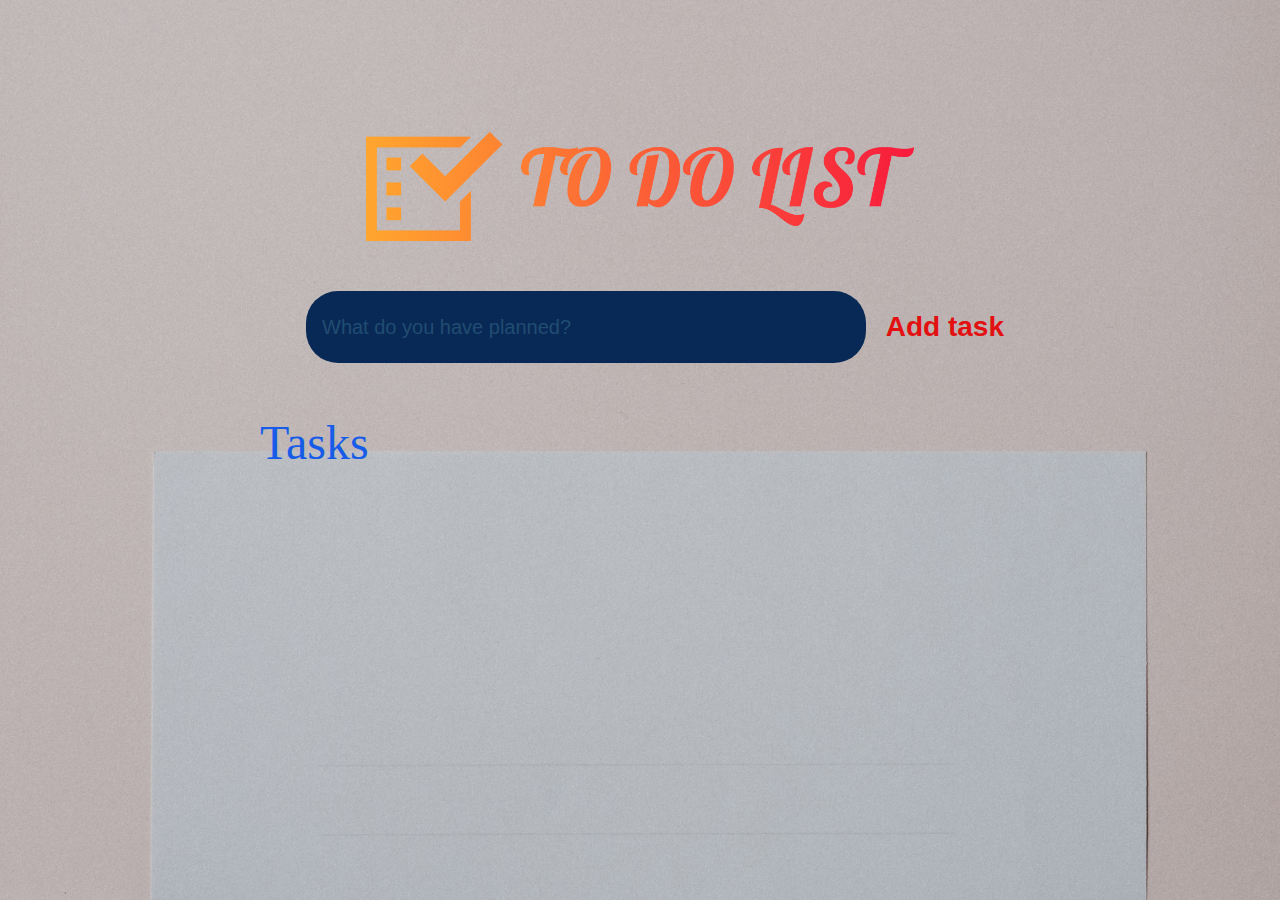
<file: LGMVIP/TASK-1 (TO DO LIST)/index.html>
<!DOCTYPE html>
<html lang="en">
<head>
	<meta charset="UTF-8">
	<meta http-equiv="X-UA-Compatible" content="IE=edge">
	<meta name="viewport" content="width=device-width, initial-scale=1.0">
	<title>To Do List</title>

	<!--
		-favicon
	-->
	<link rel="icon" type="image/x-icon" href="./assets/to-do-list-website-favicon-white.png">

	<!--
		-css link
	-->

	<link rel="stylesheet" href="main.css" />

	<!--
		-font
	-->
	<link rel="preconnect" href="https://fonts.googleapis.com"> 
</head>

<body>
	<!--
		-header
	-->
	<header>
		<img src="./assets/color-on-transparent-background.png" width="550" alt="logo" class="image">

		<!--
			-form
		-->
		<form id="new-task-form">
			<input type="text" name="new-task-input" id="new-task-input" placeholder="What do you have planned?" />
			<input type="submit" id="new-task-submit" value="Add task" />
		</form>
	</header>

	<!--
		-main
	-->
	<main>
		<section class="task-list">
			<h2>Tasks</h2>

			<div id="tasks">

			</div>
		</section>
	</main>

	<!--
		-Js link
	-->
	<script src="main.js"></script>
</body>
</html>
</file>
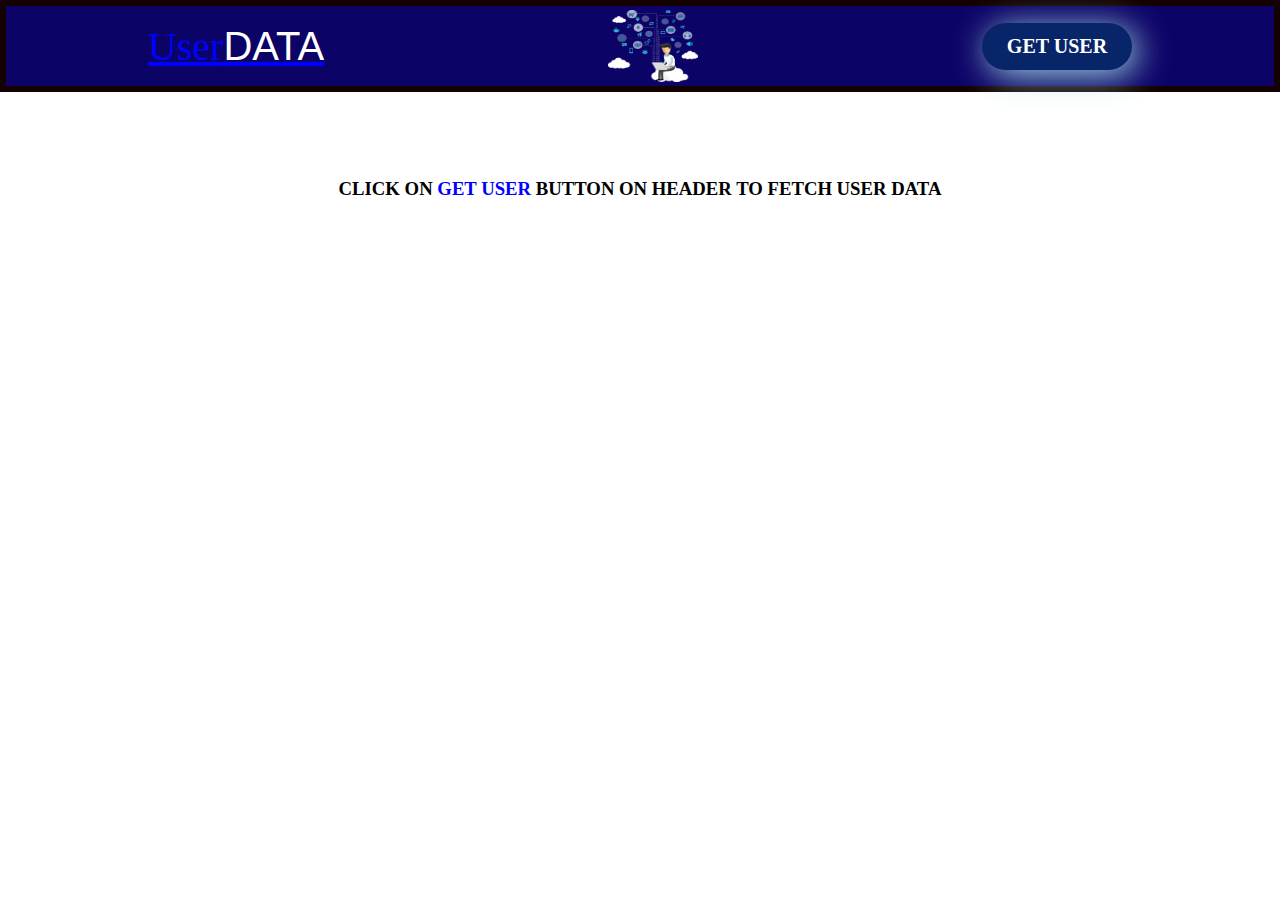
<file: LGMVIP/TASK-2 (FETCH USER DATA)/index.html>
<!DOCTYPE html>
<html lang="en">

<head>
    <meta charset="UTF-8">
    <meta http-equiv="X-UA-Compatible" content="IE=edge">
    <meta name="viewport" content="width=device-width, initial-scale=1.0">
    <title>Fetch User data</title>

    <!--
        -favicon
    -->
    <link rel="icon" type="image/x-icon" href="./assets/pnga.png">
    <!--
        -css link
    -->
    <link rel="stylesheet" href="style.css">
</head>

<body>
    <header>
        <u><h1><b style="color:blue;">User</b>DATA</h1></u>
        <img src="./assets/pngegg.png">
        <button id="push"><b>GET USER</b></button>
    </header>
    <div class="center">
        <section class="cards" id="cards">
        </section>
    </div>
    <br>
    <br>
    <center><b><h3>CLICK ON <b style="color:blue;">GET USER</b> BUTTON ON HEADER TO FETCH USER DATA</h3></b></center>
    <!--
        -Js link
    -->
    <script src="script.js"></script>
</body>
</html>
</file>
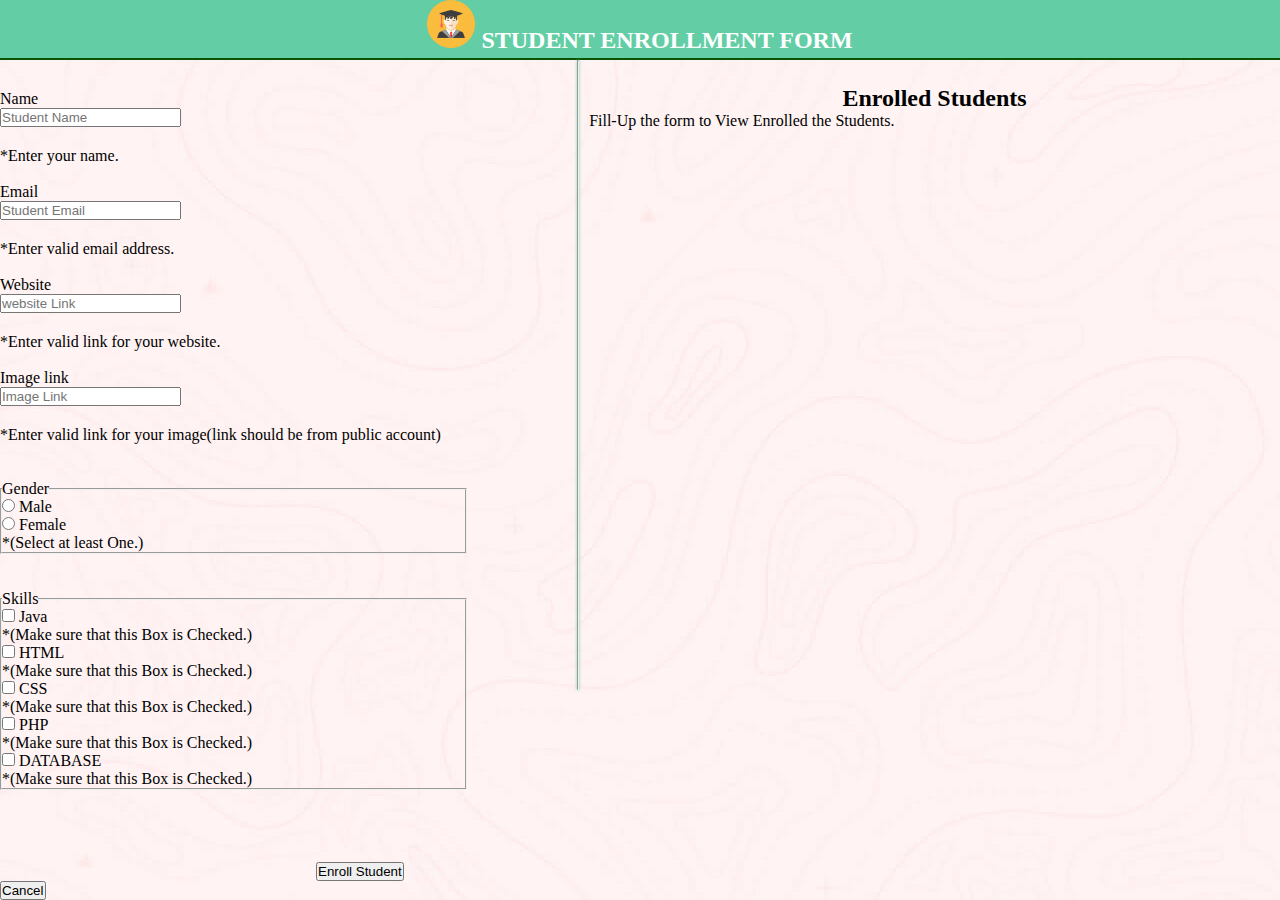
<file: LGMVIP/TASK-3 (STUDENT DATABASE)/index.html>
<!DOCTYPE html>
<html lang="en">

<head>
    <meta charset="UTF-8" />
    <meta http-equiv="X-UA-Compatible" content="IE=edge" />
    <meta name="viewport" content="width=device-width, initial-scale=1.0" />

    <!--
        -css link
    -->
    <link rel="stylesheet" href="style.css" />

    <!--
        -Js link
    -->
    <script defer src="script.js"></script>
    <link rel="stylesheet" href="https://cdn.jsdelivr.net/npm/bootstrap@4.6.0/dist/css/bootstrap.min.css"
        integrity="sha384-B0vP5xmATw1+K9KRQjQERJvTumQW0nPEzvF6L/Z6nronJ3oUOFUFpCjEUQouq2+l" crossorigin="anonymous" />
    <title>Student Enrollment Form</title>

    <!--
        -favicon
    -->
    <link rel="icon" type="image/x-icon" href="./assets/favi.png">

    <!--
        -Font link
    -->
    <link rel="preconnect" href="https://fonts.googleapis.com"> 
</head>

<body>
    <div class="nav-bar d-flex">
        <h2><img src="./assets/favi1.png" alt="logo">  STUDENT ENROLLMENT FORM</h2>
    </div>
    
    <div class="students row">

        <div class="enroll-student col-md">

            <form action="" id="userForm" class="main-form form-check needs-validation" novalidate>
                <div class="form-group row">
                    <label for="name" class="col-sm-2 col-form-label">Name</label>
                    <div class="col-sm-10">
                        <input type="text" class="form-control" minlength="4" id="name" placeholder="Student Name" required />
                        <div class="invalid-feedback">*Enter your name.</div>

                    </div>
                </div>
                <br>
                <div class="form-group row">
                    <label for="email" class="col-sm-2 col-form-label">Email</label>
                    <div class="col-sm-10">
                        <input type="email" class="form-control" id="email" placeholder="Student Email" required />
                        <div class="invalid-feedback">*Enter  valid email address.</div>
                    </div>
                </div>
                <br>
                <div class="form-group row">
                    <label for="website" class="col-sm-2 col-form-label">Website</label>
                    <div class="col-sm-10">
                        <input type="url" class="form-control" id="website" placeholder="website Link" required />
                        <div class="invalid-feedback">*Enter valid link for your website.</div>
                    </div>
                </div>
                <br>
                <div class="form-group row">
                    <label for="image" class="col-sm-2 col-form-label">Image link</label>
                    <div class="col-sm-10">
                        <input type="url" class="form-control" id="image" placeholder="Image Link" required />
                        <div class="invalid-feedback">*Enter valid link for your image(link should be from public
                            account)</div>
                    </div>
                </div>
                <br><br>
                <fieldset class="form-group row">
                    <legend class="col-form-label col-sm-2 float-sm-left pt-0">
                        Gender
                    </legend>
                    <div class="col-sm-10">
                        <div class="form-check ">
                            <input class="form-check-input" type="radio" name="gender" id="male" value="Male"
                                required />
                            <label class="form-check-label" for="male">
                                Male
                            </label>
                        </div>
                        <div class="form-check">
                            <input class="form-check-input" type="radio" name="gender" id="female" value="Female" />
                            <label class="form-check-label" for="female">
                                Female
                            </label>
                            &nbsp;
                            <div class="invalid-feedback">
                                *(Select at least One.)
                            </div>
                        </div>

                    </div>
                </fieldset>

                <br><br>

                <fieldset class="form-group row">
                    <legend class="col-form-label col-sm-2 float-sm-left pt-0">
                        Skills
                    </legend>
                    <div class="col-sm-10">
                        <div class="form-check form-check-inline">
                            <input class="form-check-input" type="checkbox" name="skill" id="java" value="Java"/>
                            <label class="form-check-label" for="java">
                                Java
                            </label>
                            &nbsp;
                            <div class="invalid-feedback">
                                *(Make sure that this Box is Checked.)
                            </div>
                        </div>

                        <div class="form-check form-check-inline">
                            <input class="form-check-input" type="checkbox" name="skill" id="html" value="HTML"/>
                            <label class="form-check-label" for="html">
                                HTML
                            </label>
                            &nbsp;
                            <div class="invalid-feedback">
                                *(Make sure that this Box is Checked.)
                            </div>
                        </div>

                        <div class="form-check form-check-inline">
                            <input class="form-check-input" type="checkbox" name="skill" id="css" value="CSS"/>
                            <label class="form-check-label" for="css">
                                CSS
                            </label>
                            &nbsp;
                            <div class="invalid-feedback">
                                *(Make sure that this Box is Checked.)
                            </div>
                        </div>

                        <div class="form-check form-check-inline">
                            <input class="form-check-input" type="checkbox" name="skill" id="css" value="CSS"/>
                            <label class="form-check-label" for="css">
                                PHP
                            </label>
                            &nbsp;
                            <div class="invalid-feedback">
                                *(Make sure that this Box is Checked.)
                            </div>
                        </div>

                        <div class="form-check form-check-inline">
                            <input class="form-check-input" type="checkbox" name="skill" id="css" value="CSS"/>
                            <label class="form-check-label" for="css">
                                DATABASE
                            </label>
                            &nbsp;
                            <div class="invalid-feedback">
                                *(Make sure that this Box is Checked.)
                            </div>
                        </div>
                    </div>
                </fieldset>
                <br>
                <br><br><br>
                &nbsp; &nbsp; &nbsp; &nbsp; &nbsp; &nbsp;&nbsp; &nbsp; &nbsp; &nbsp; &nbsp; &nbsp;&nbsp; &nbsp; &nbsp; &nbsp; &nbsp; &nbsp;&nbsp; &nbsp; &nbsp; &nbsp; &nbsp; &nbsp;
                &nbsp; &nbsp; &nbsp; &nbsp; &nbsp; &nbsp;&nbsp; &nbsp; &nbsp; &nbsp; &nbsp; &nbsp;&nbsp; &nbsp; &nbsp; &nbsp; &nbsp; &nbsp;
                <button type="submit" class="btn btn-primary">Enroll Student</button> &nbsp; &nbsp; &nbsp; &nbsp; &nbsp; &nbsp;
                <button type="reset" class="btn btn-danger">Cancel</button>
            </form>
        </div>

        <hr class="seperation-border" />

        <div id="enrolled-students" class="col-md col-12">
            <div class="enroll-heading">
                <h2>Enrolled Students</h2>
            </div>
            <span id="span">Fill-Up the form to View Enrolled the Students.</span>
        </div>
    </div>
</body>

</html>
</file>
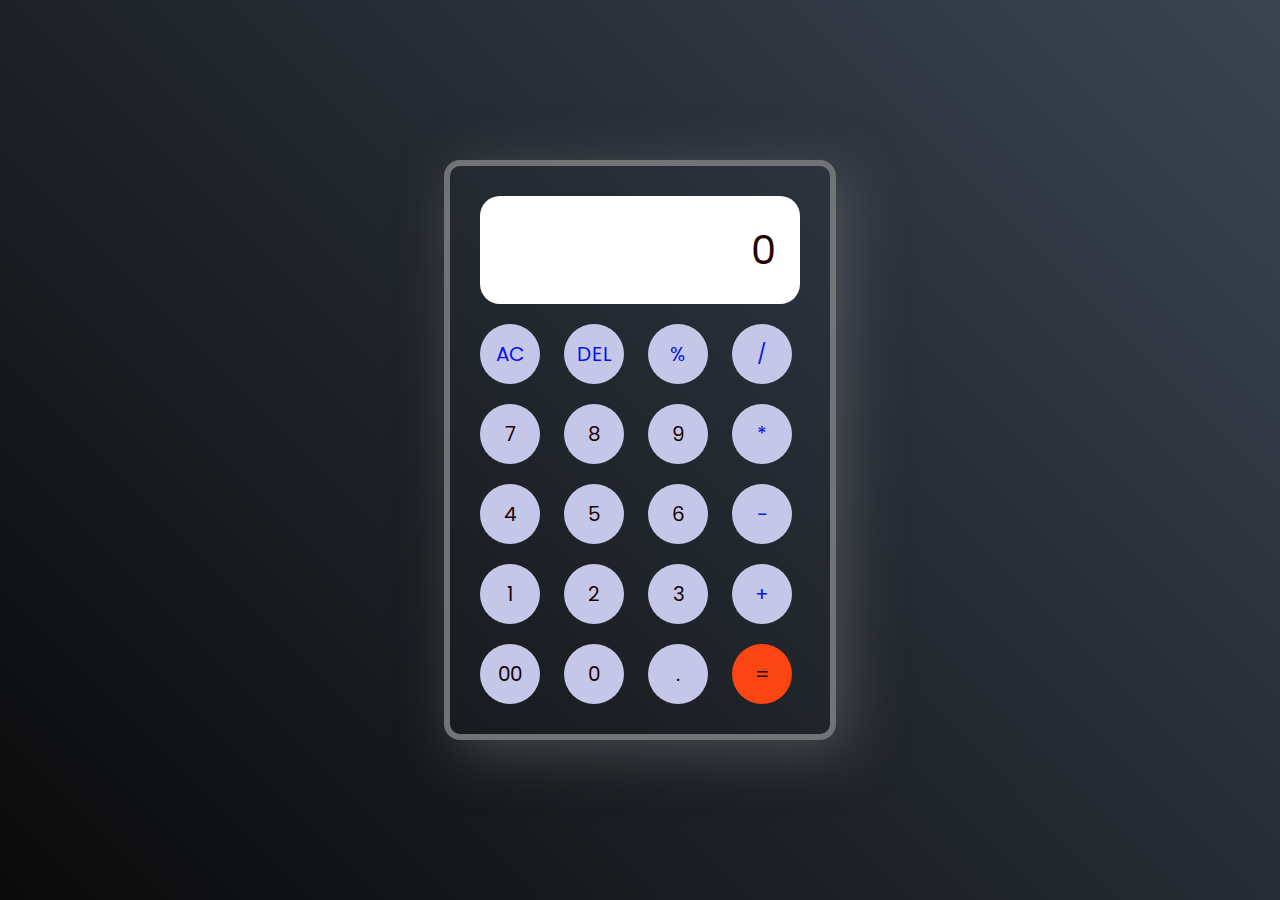
<file: LGMVIP/TASK-4 (CALCULATOR)/index.html>
<!DOCTYPE html>
<html lang="en">
  <head>
    <meta charset="UTF-8" />
    <meta http-equiv="X-UA-Compatible" content="IE=edge" />
    <meta name="viewport" content="width=device-width, initial-scale=1.0" />
    <!--
      -css link
    -->
    <link rel="stylesheet" href="style.css" />
    <title>Calculator</title>
    <!--
      -favicon
    -->
    <link rel="icon" type="image/x-icon" href="./kind.png">

  </head>
  <body>
    <div class="container">
      <div class="calculator">
        <input type="text" id="inputBox" placeholder="0" />
        <!--
          -Operational buttons
        -->
        <div>
          <button class="button operator">AC</button>
          <button class="button operator">DEL</button>
          <button class="button operator">%</button>
          <button class="button operator">/</button>
        </div>
        <!--
          -Buttons
        -->
        <div>
          <button class="button">7</button>
          <button class="button">8</button>
          <button class="button">9</button>
          <button class="button operator">*</button>
        </div>
        <div>
          <button class="button">4</button>
          <button class="button">5</button>
          <button class="button">6</button>
          <button class="button operator">-</button>
        </div>
        <div>
          <button class="button">1</button>
          <button class="button">2</button>
          <button class="button">3</button>
          <button class="button operator">+</button>
        </div>

        <div>
          <button class="button">00</button>
          <button class="button">0</button>
          <button class="button">.</button>
          <button class="button equalBtn">=</button>
        </div>
      </div>
    </div>

    <!--
      -Js link
    -->
    <script src="script.js"></script>
  </body>
</html>
</file>
<file: LGMVIP/TASK-1 (TO DO LIST)/main.css>
:root {
	--dark: #5578b1;
	--darker: #082956;
	--darkest: #2f3748;
	--blue: #165ce8;
	--pink: #f383bb;
	--purple: #8B5CF6;
	--light: #EEE;
	--blues:#214c71;
	--red: #e21010;
}

* {
	margin: 0;
	box-sizing: border-box;
	font-family: "Fira sans", sans-serif;
}

body {
	display: flex;
	flex-direction: column;
	min-height: 100vh;
	background-image: url(./assets/back.jpg);
	background-size: 100% 100%;
	background-repeat: no-repeat;
}

header {
	padding: 2rem 1rem;
	max-width: 800px;
	width: 100%;
	margin: 0 auto;
}

.image{
    position: static;
    display: block;
    margin-left: auto;
    margin-right: auto;
    margin-top: 100px;
    margin-bottom: 50px;
}

#new-task-form {
	margin-left: 50px;
	display: flex;
}

input, button {
	appearance: none;
	border: none;
	outline: none;
	background: none;
}

#new-task-input {
	flex: 1 1 0%;
	background-color: var(--darker);
	padding: 1rem;
	border-radius: 2rem;
	
	color: var(--light);
	font-size: 1.25rem;
}

#new-task-input::placeholder {
	color: var(--blues);
}

#new-task-submit {
	color: var(--red);
	font-size: 1.75rem;
	padding: 20px;
	font-weight: 700;
	cursor: pointer;
	transition: 0.6s;
}

#new-task-submit:hover {
	color: #165ce8;
}

#new-task-submit:active {
	opacity: 0.6;
}

main {
	flex: 1 1 0%;
	max-width: 800px;
	width: 100%;
	margin: 0 auto;
}



.task-list h2 {
	font-size: 3rem;
	font-weight: 300;
	color: var(--blue);
	font-family: 'Galada', cursive;
	margin: 20px;
}

#tasks .task {
	display: flex;
	justify-content: space-between;
	background-color: var(--darkest);
	padding: 1rem;
	border-radius: 2rem;
	margin-bottom: 1rem;
}

.task .content {
	flex: 1 1 0%;
}

.task .content .text {
	color: var(--light);
	font-size: 1.125rem;
	width: 100%;
	display: block;
	transition: 0.4s;
}

.task .content .text:not(:read-only) {
	color: var(--pink);
}

.task .actions {
	display: flex;
	margin: 0 -0.5rem;
}

.task .actions button {
	cursor: pointer;
	margin: 0 0.5rem;
	font-size: 1.125rem;
	font-weight: 700;
	text-transform: uppercase;
	transition: 0.4s;
}

.task .actions button:hover {
	opacity: 0.8;
}

.task .actions button:active {
	opacity: 0.6;
}

.task .actions .edit {
	background-image: linear-gradient(to right, var(--pink), var(--purple));
	-webkit-background-clip: text;
	-webkit-text-fill-color: transparent;
}

.task .actions .delete {
	color: crimson;
}
</file>
<file: LGMVIP/TASK-2 (FETCH USER DATA)/style.css>
* {
    margin: 0;
    padding: 0;
    font-family:Cambria, Cochin, Georgia, Times, 'Times New Roman', serif;
}

header {
    border: 6px solid rgb(20, 1, 1);
    background-color: rgb(12, 3, 103);
    height: 80px;
    color: blue;
    display: flex;
    justify-content: space-around;
    align-items: center;
}

header img {
    visibility: visible;
    width: 10vh;
    height: 8vh;
}


header h1 {
    font-size: 40px;
    font-weight: 200;
    user-select: none;
    font-family: 'Franklin Gothic Medium', 'Arial Narrow', Arial, sans-serif;
    color: #fff;
}

header button {
    padding: 12px 25px;
    font-size: 20px;
    background-color: rgb(8, 37, 105);
    color: white;
    outline: none;
    border: none;
    border-radius: 30px;
    box-shadow: 5px 5px 35px rgb(163, 218, 227);
    cursor: pointer;
}

header button:hover {
    color: rgb(36, 20, 12);
    background-color: rgb(242, 230, 230);
}

.cards {
    margin-top: 50px;
    display: flex;
    flex-wrap: wrap;
    gap: 55px 90px;
    justify-content: center;
    align-items: center;
}

.card {
    padding: 10px;
    margin: 20px;
    width: 340px;
    display: flex;
    flex-direction: column;
    background-color: rgb(168, 223, 235);
    justify-content: center;
    align-items: center;
    user-select: none;
    border-radius: 30px;
    box-shadow: 5px 5px 25px rgb(0, 255, 17);
    transition: 0.1s ease-out;
}

.card:hover {
    background-color:rgb(7, 156, 243);
    color:rgb(205, 217, 223);
    transform: scale(1.25);
}

.card .profile-image img {
    border-radius: 50%;
}

.card .card-content {
    text-align: center;
}

.card .card-content h3 {
    font-weight: 900;
    font-size: 25px;
    border: 2px dotted black;
    border-radius: 20px;
}

.card .card-content h2 {
    font-size: 20px;
    font-weight: 100;
}
</file>
<file: LGMVIP/TASK-3 (STUDENT DATABASE)/style.css>
* {
    margin: 0;
    padding: 0;
  }
  
  
  
  :root {
    /* color for main nav */
    --bg-light-green: #63cea5;
  
    /* color for (description and image (tittled)) nav. */
    --bg-green-yellow: #dee57a;
  
    /* color for border */
    --b-dark-yellow: #6de841;
  
    /* color for new wrapper div */
    --b-light-yellow: #fff;
  }
  
  .nav-bar {
    width: 100%;
    height: 60px;
    justify-content: center;
    background-color: var(--bg-light-green);
    align-items: center;
    text-align: center;
    box-sizing: border-box;
    border-bottom: solid 2px #0a5302;
    color: white;
  }
  
  .d-flex {
    justify-content: center;
    align-items: center;
    text-align: center;
  }

  h2{
    font-family: 'Alkatra', cursive;
  }
  
  .students {
    display: flex;
    gap: 10px;
    height: 100%;
    width: 100%;
    background-image: url(./assets/hero-bg.jpg); 
  }
  
  .enroll-student {
    margin-top: 30px;
    padding-right: 100px;
    box-sizing: border-box;
    width: 45%;
    height: auto;
    overflow: auto;
  }
  
  #enrolled-students {
    margin-top: 25px;
    margin-bottom: 15px;
    justify-content: center;
    width: 55%;
    height: calc(100vh - 100px);
    overflow: auto;
  }
  
  .enroll-heading {
    display: flex;
    justify-content: center;
    align-items: center;
    text-align: center;
  }
  
  .gender {
    display: flex;
    padding-left: 15px;
  }
  
  .label {
    display: flex;
    font-size: 30px;
  }
  
  .form-control {
    margin-bottom: 20px;
  }
  
  .seperation-border {
    box-sizing: border-box;
    box-shadow: 0px 0px 3px 0px var(--bg-light-green);
    width: 1.3px;
    height: 70vh;
    background: var(--bg-light-green);
  }
  
  @media screen and (max-width: 768px) {
    hr.seperation-border{
      height: 0;
    }
  }
  
  .sectionHeading {
    display: flex;
    align-items: center;
    background-color: var(--bg-green-yellow);
    color: #fff;
    box-sizing: border-box;
    border: solid 2px var(--b-dark-yellow);
  }
  
  .sectionHeading > p {
    padding: 10px 12px;
    margin: 0;
    font-size: 20px;
    font-weight: 700;
  }
  
  .description {
    box-sizing: border-box;
    border-right: solid 2px var(--b-dark-yellow);
    margin-bottom: 0;
    width: 70%;
  }
  
  .Image {
    margin-bottom: 0;
    width: 30%;
  }
  
  .infoText {
    margin: 0;
    padding: 0;
  }
  
  .userName {
    font-weight: bold;
  }
  
  .wrapper {
    box-sizing: border-box;
    display: flex;
    align-items: center;
    width: 100%;
    height: 130px;
    justify-content: space-between;
    border: solid 2px var(--b-dark-yellow);
    border-top: none;
    animation: fadeIn 2s;
    position: relative;
  }
  
  .userDeleteBtn {
    position: absolute;
    top: 0px;
    right: 0px;
    border: none;
    background-color: transparent;
    font-size: 25px;
    transform: rotate(45deg);
    display: none;
  }
  
  @media screen and (max-width: 768px) {
    button.userDeleteBtn {
      display:block;
    }
    
  }

 
  
  .wrapper:hover .userDeleteBtn {
    display: block;
  }
  
  .wrapper:nth-child(odd) {
    background-color: #fff;
  }
  .wrapper:nth-child(even) {
    background-color: var(--b-light-yellow);
  }
  
  .textInfoContainer {
    width: 70%;
    height: 100%;
    box-sizing: border-box;
    border-right: solid 2px var(--b-dark-yellow);
    padding: 10px;
  }
  
  .imageContainer {
    width: 30%;
    height: 100%;
    display: flex;
    align-items: center;
    justify-content: center;
    padding: 10px;
    box-sizing: border-box;
  }
  
  .userImage {
    height: auto;
    width: 105px;
  }
  
  .fadeIn {
    animation: fadeIn 2s;
  }
  
  @keyframes fadeIn {
    from {
      opacity: 0;
    }
    to {
      opacity: 1;
    }
  }
</file>
<file: LGMVIP/TASK-4 (CALCULATOR)/style.css>
@import url('https://fonts.googleapis.com/css2?family=Poppins:wght@500&display=swap');

*{
    margin: 0;
    padding: 0;
    box-sizing: border-box;
    font-family: 'Poppins', sans-serif;
}

body{
    width: 100%;
    height: 100vh;
    display: flex;
    justify-content: center;
    align-items: center;
    background: linear-gradient(45deg, #0a0a0a, #3a4452);
}

.calculator{
    border: 6px solid #717377;
    padding: 20px;
    border-radius: 16px;
    box-shadow: 12px 12px 55px rgba(113, 115, 119, 0.5);

}

input{
    width: 320px;
    border: none;
    padding: 24px;
    margin: 10px;
    border-radius: 20px;
    font-size: 40px;
    text-align: right;
    cursor: pointer;
    color: #0e0101;
}

input::placeholder{
    color: #220202;
}

button{
    border: none;
    width: 60px;
    height: 60px;
    margin: 10px;
    border-radius: 50%;
    color: #1b0202;
    background: #c5c7e8;
    font-size: 20px;
    cursor: pointer;
}

.equalBtn{
    background-color: #fb4614;
}

.operator{
    color: #0a15e8;
}
</file>
